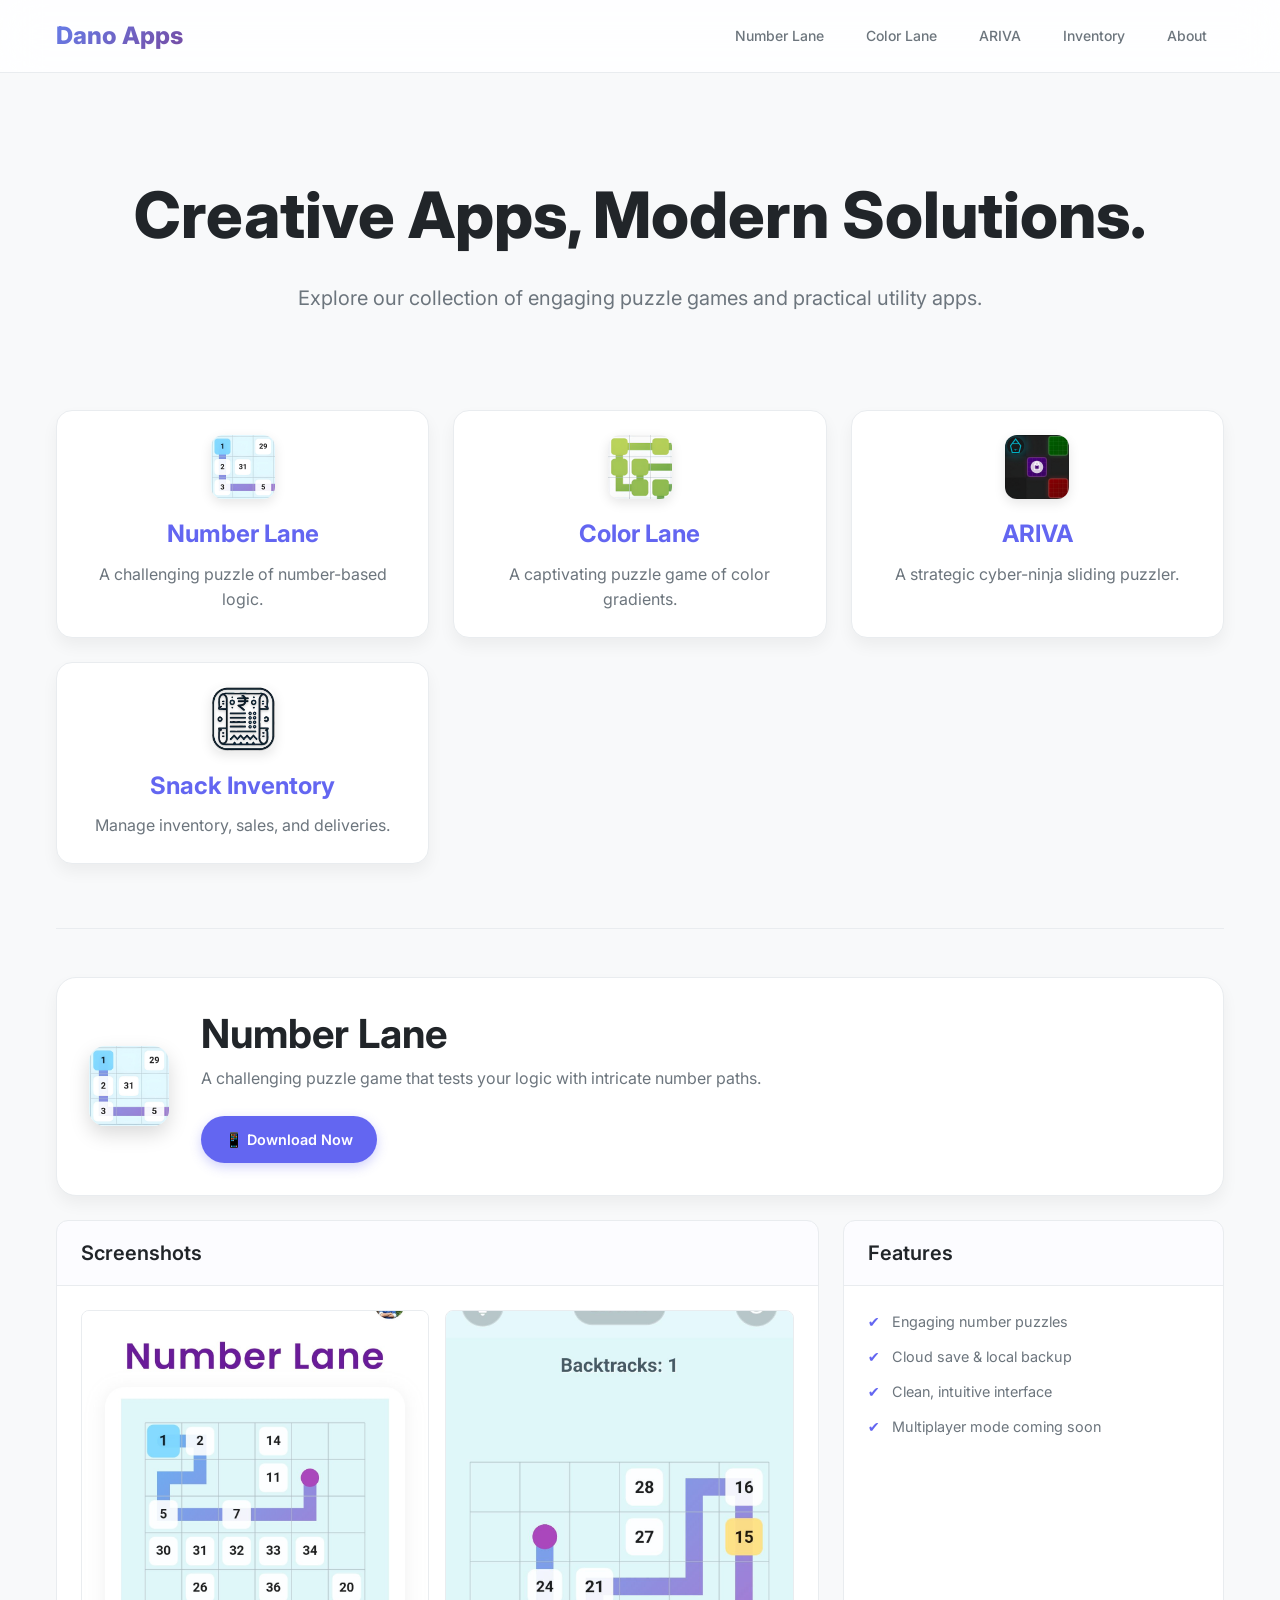
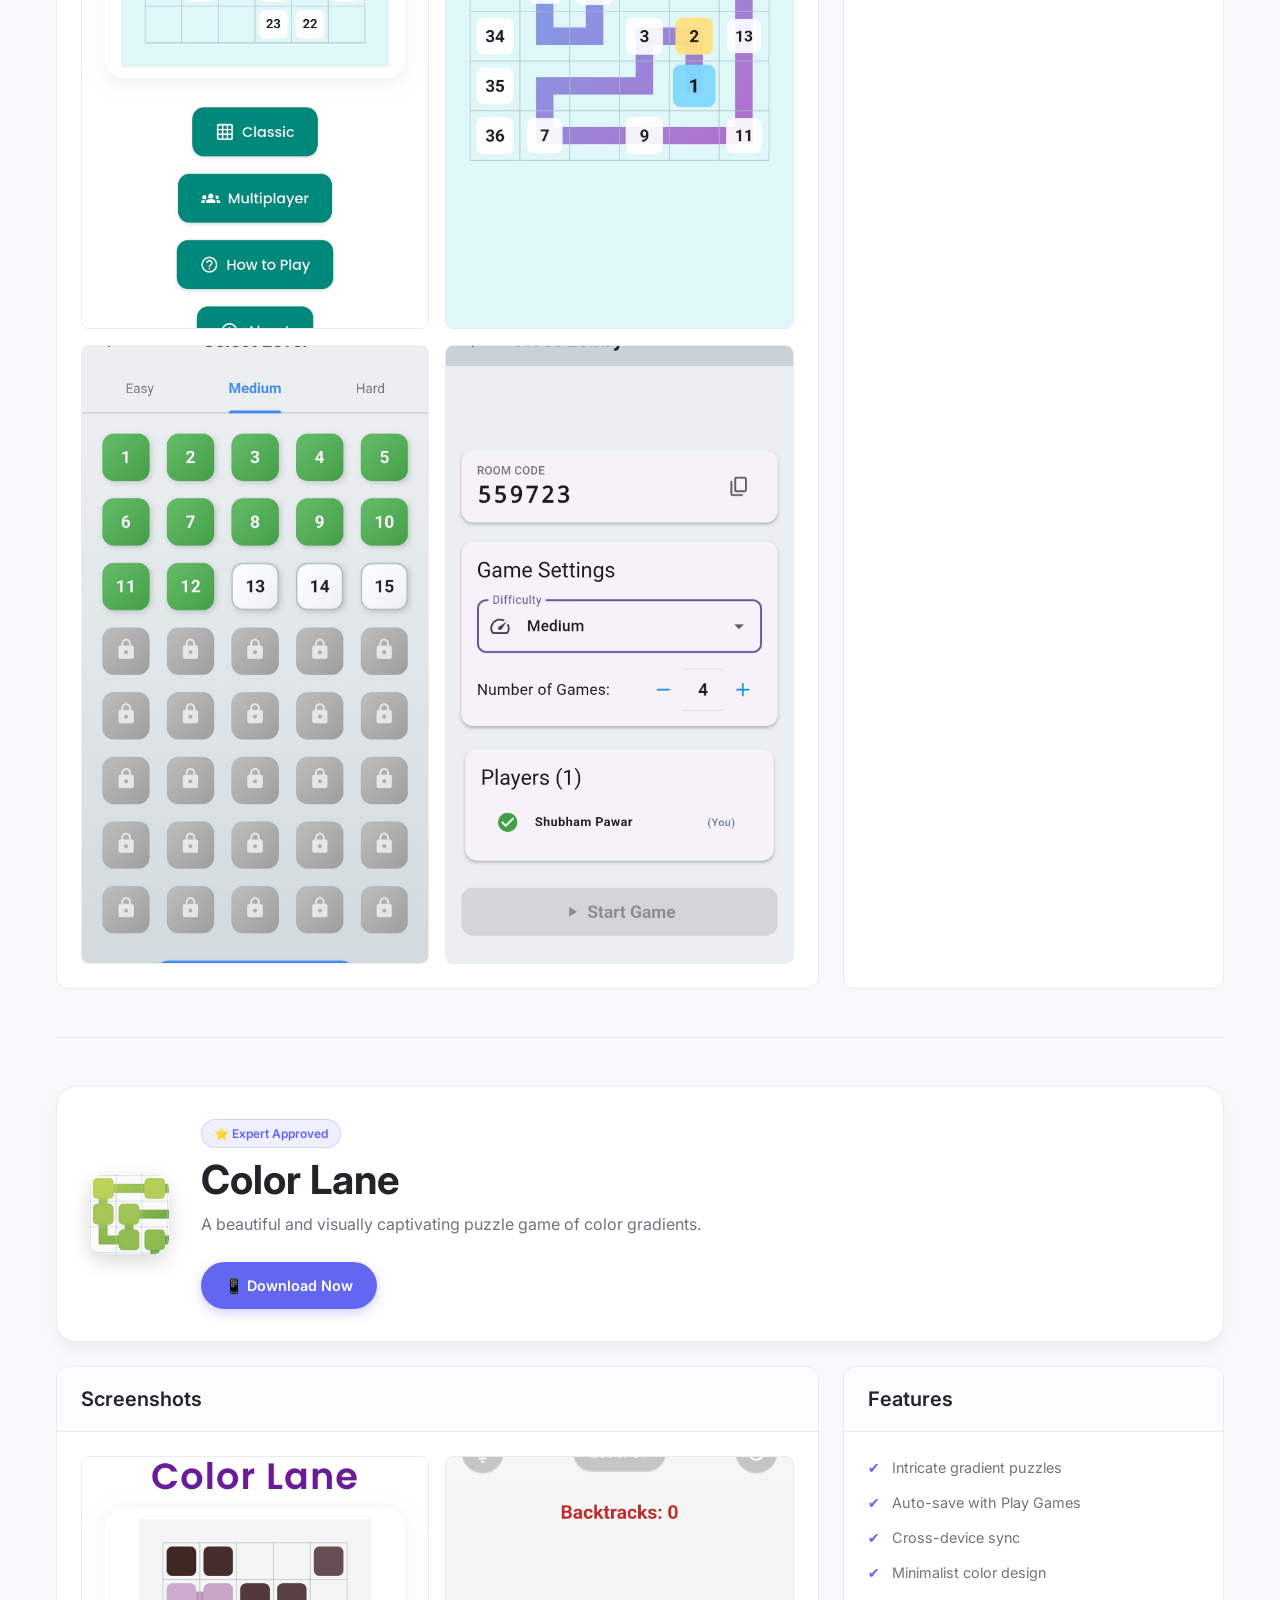
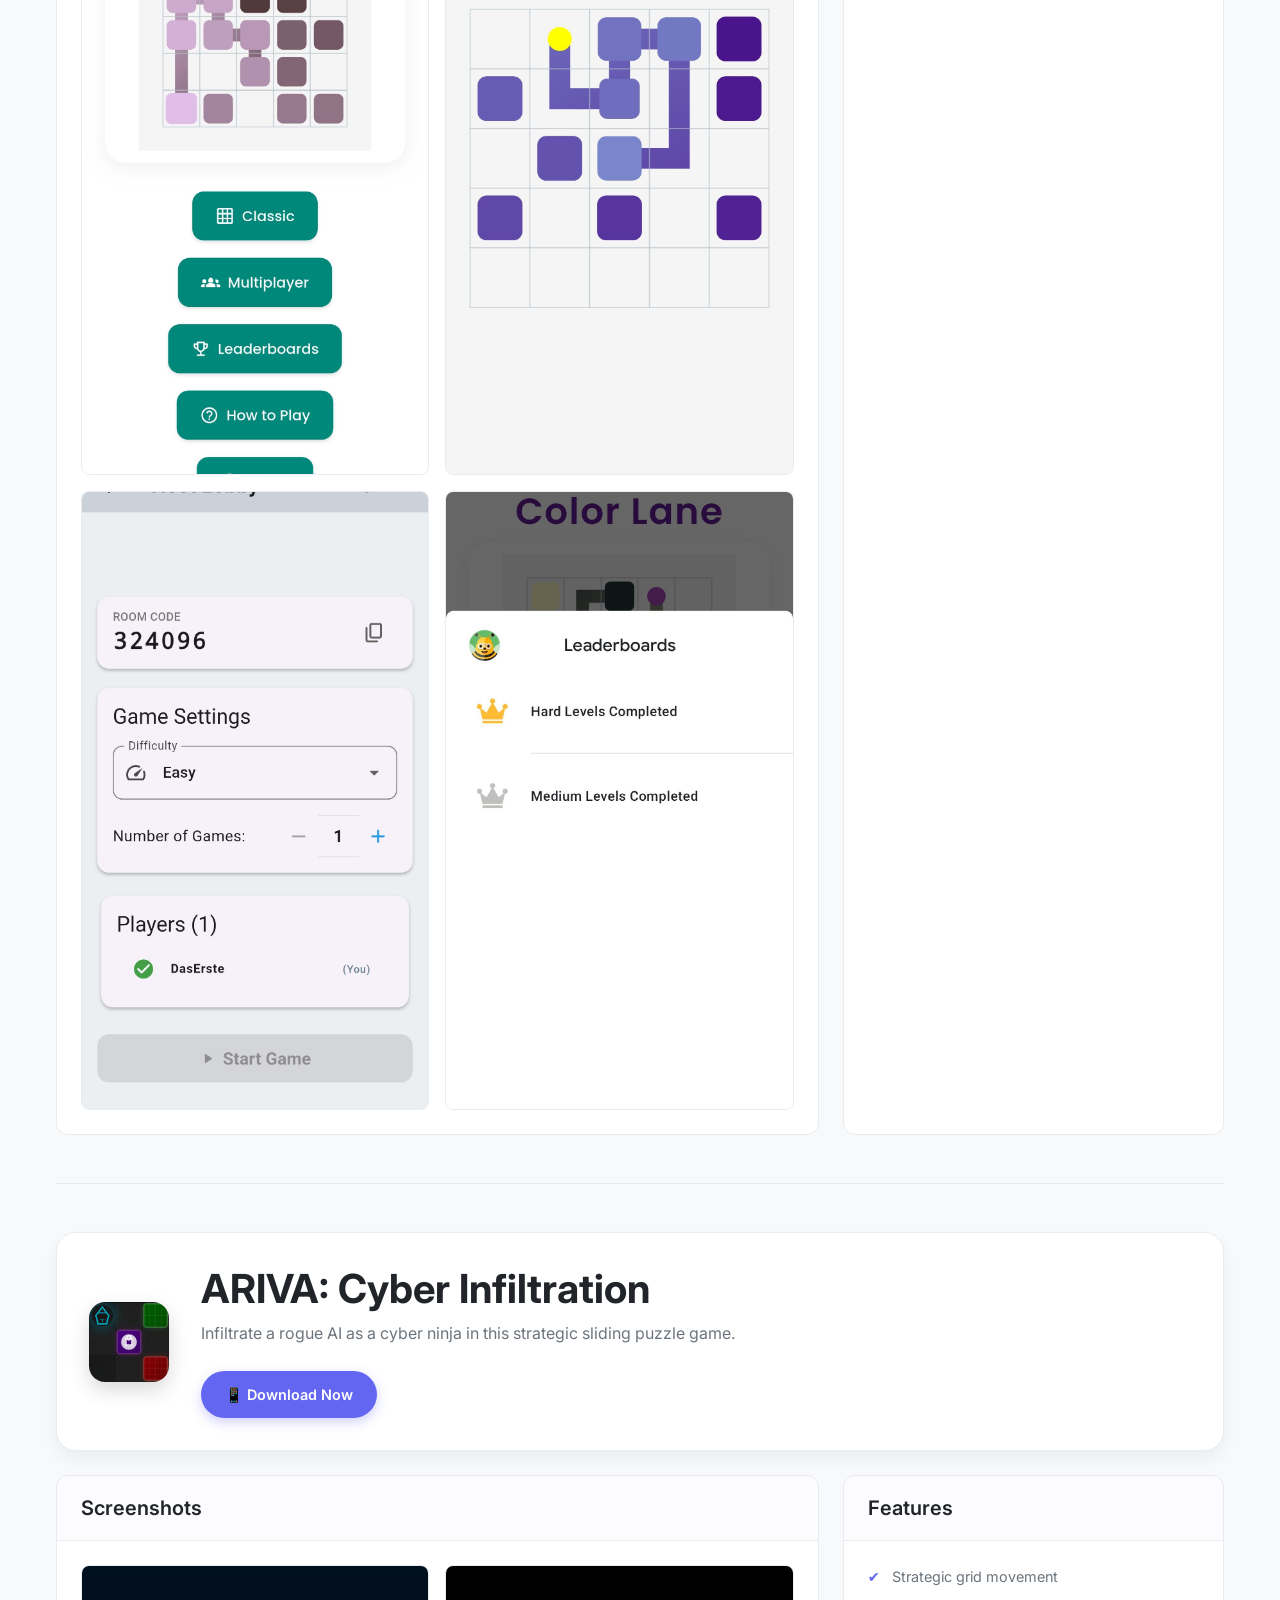
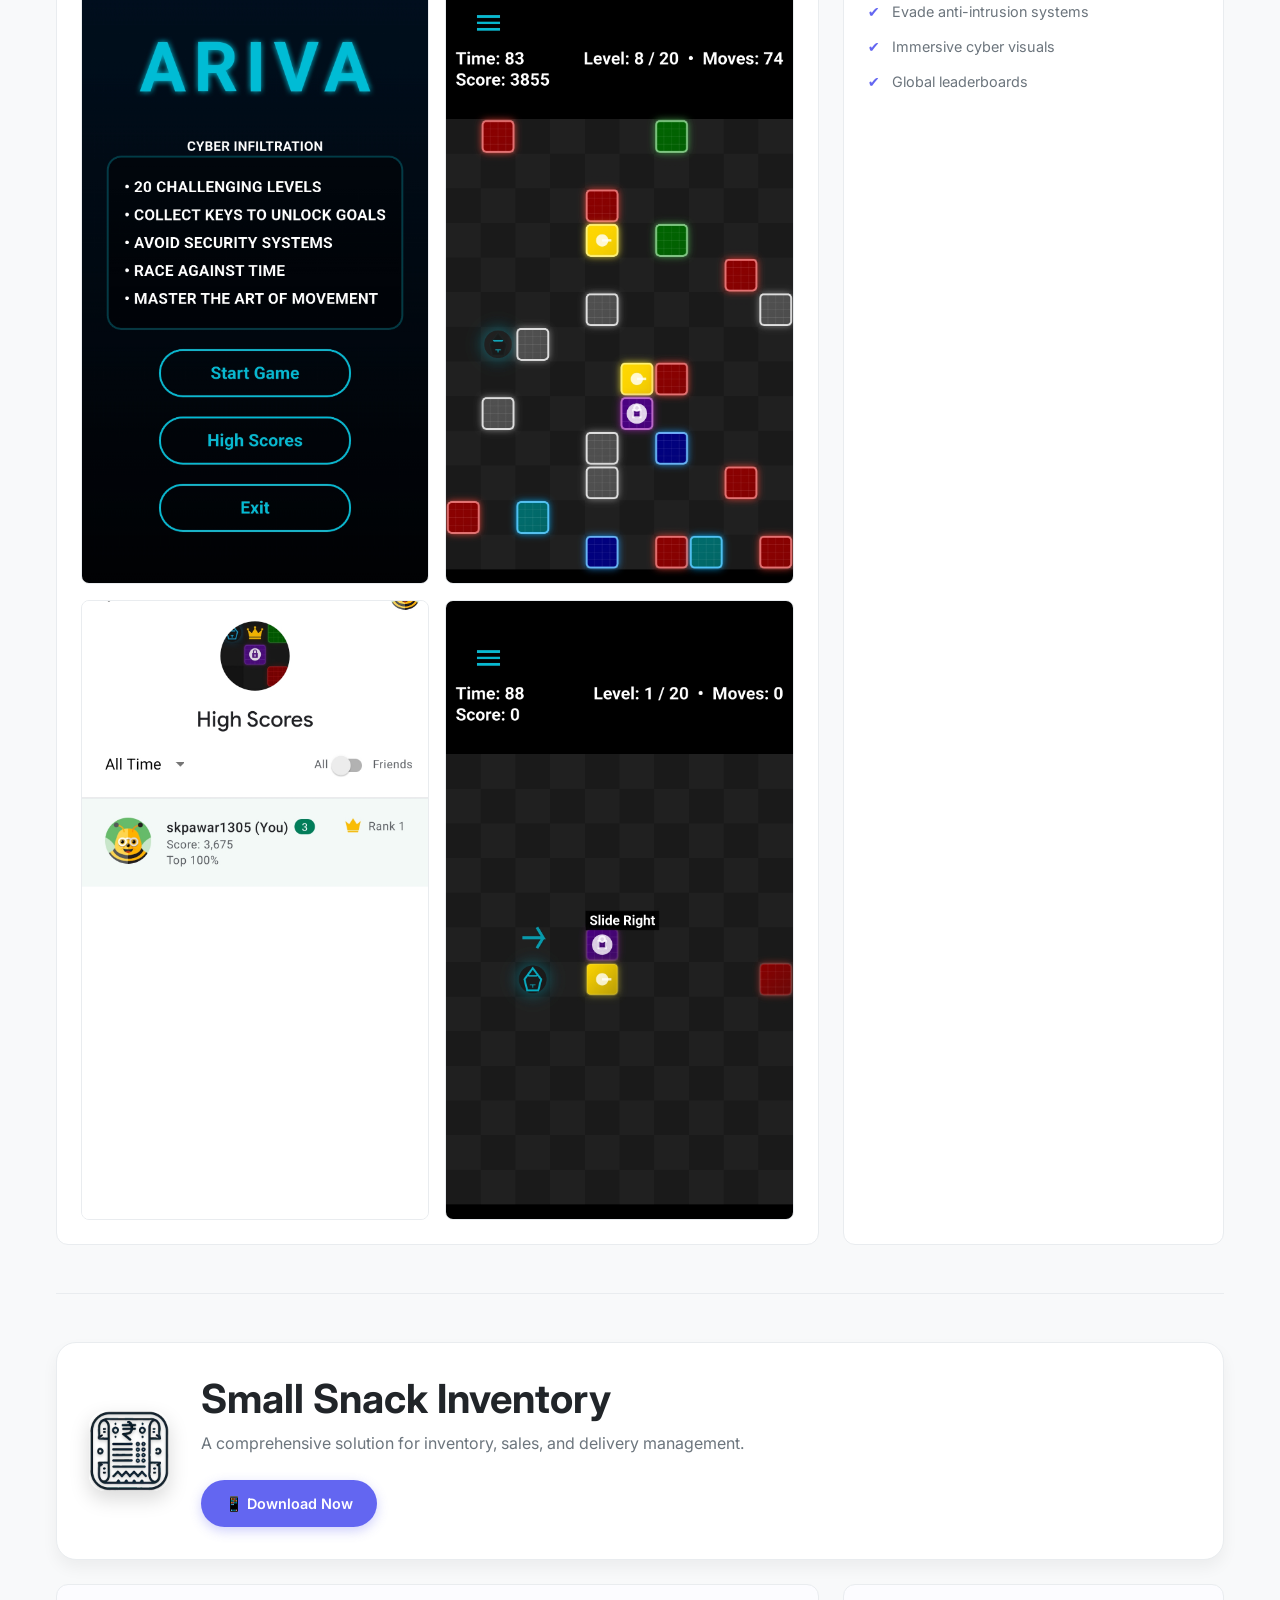
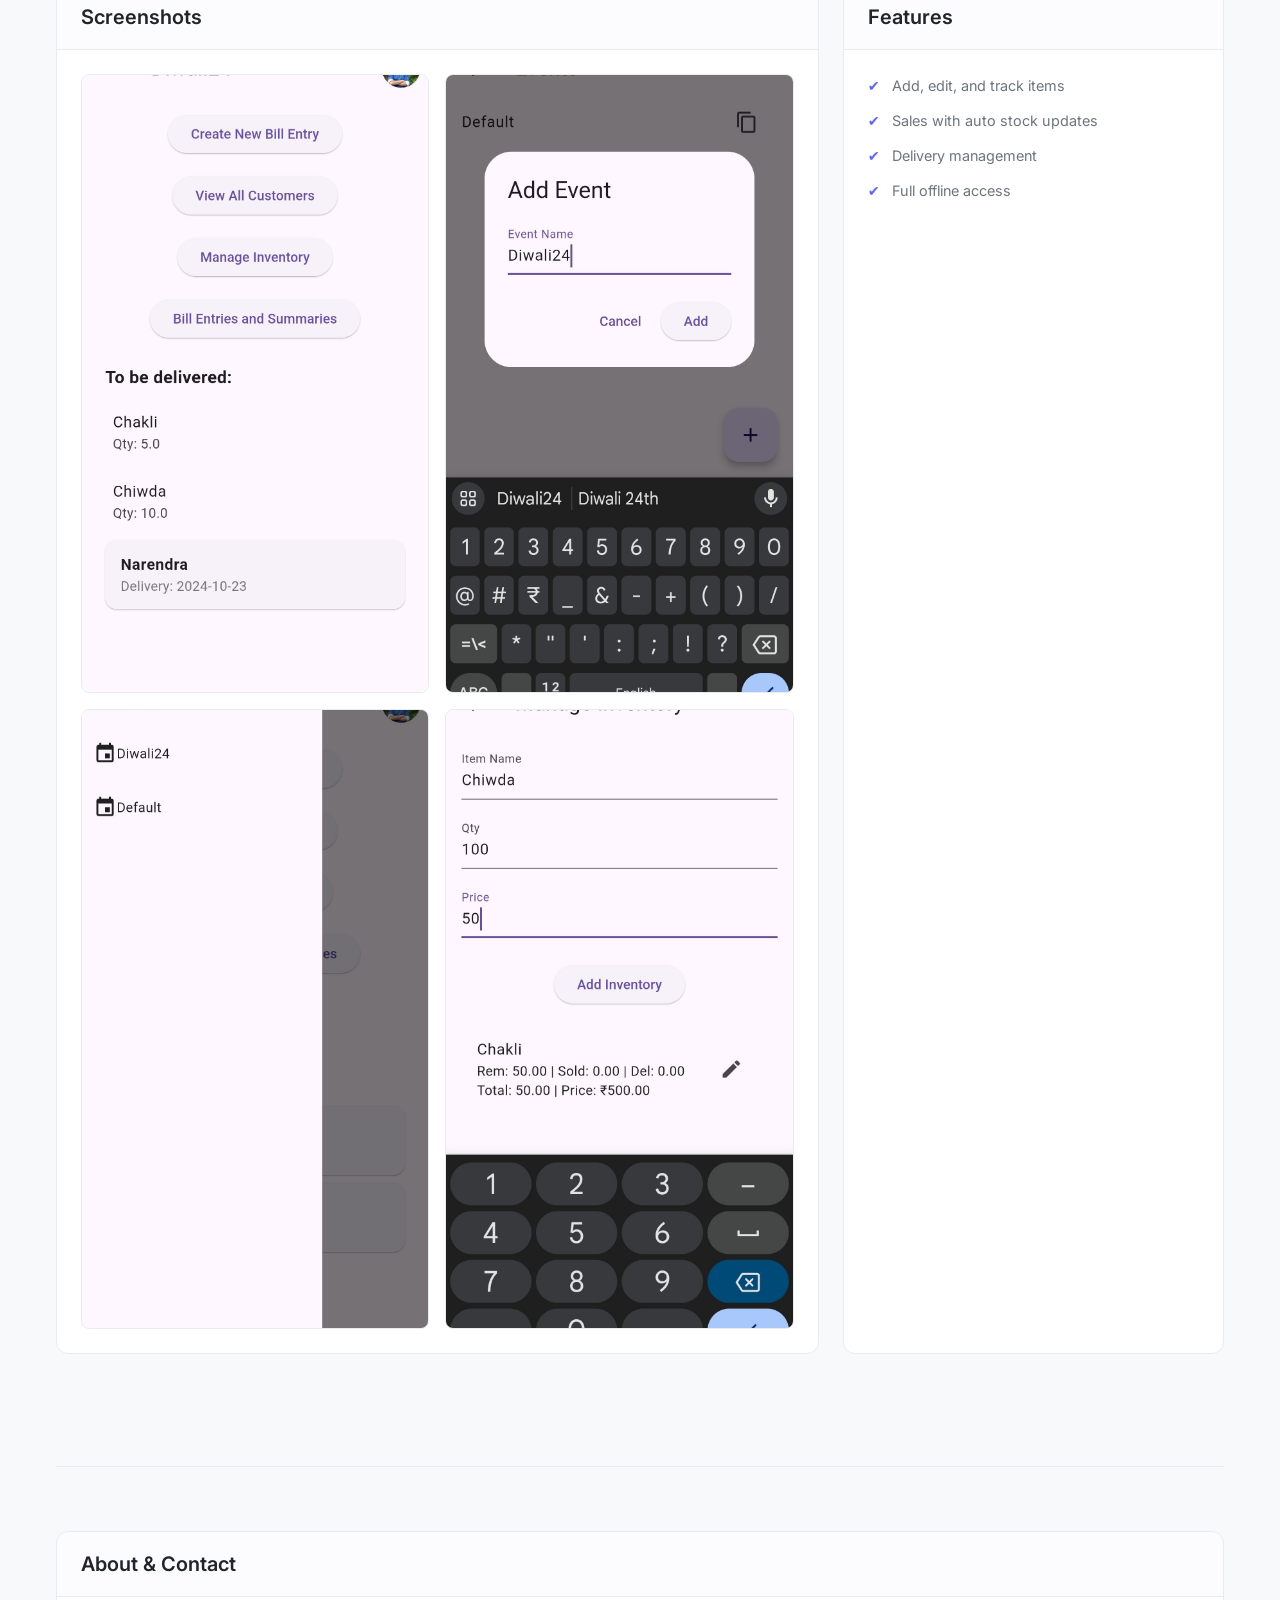
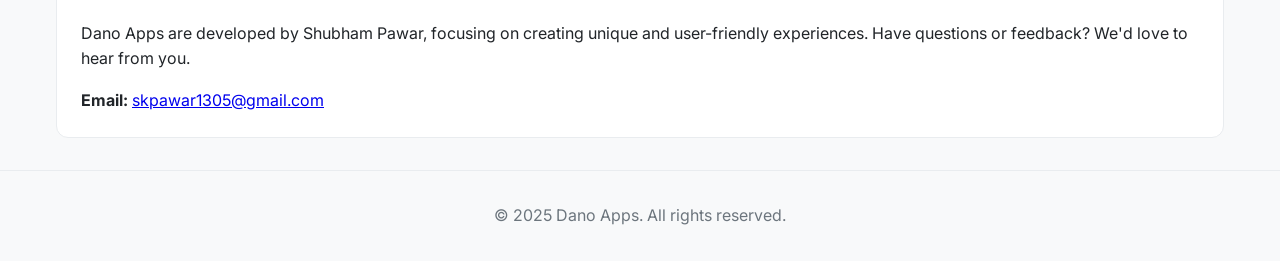
<file: index.html>
<!DOCTYPE html>
<html lang="en">
<head>
  <meta charset="UTF-8">
  <meta name="viewport" content="width=device-width, initial-scale=1.0">
  <title>Dano Apps - A Light & Modern Portfolio</title>
  <link href="https://fonts.googleapis.com/css2?family=Inter:wght@300;400;500;600;700;800&display=swap" rel="stylesheet">
  <style>
    /* --- Light Mode Color Palette --- */
    :root {
      --primary: #6366f1;
      --primary-dark: #4f46e5;
      --secondary: #f43f5e;
      --bg-light: #f8f9fa;
      --bg-card: #ffffff;
      --text-dark: #212529;
      --text-muted: #6c757d;
      --border: #e9ecef;
      --gradient-1: linear-gradient(135deg, #667eea 0%, #764ba2 100%);
      --shadow: 0 8px 16px rgba(0, 0, 0, 0.05);
      --shadow-lg: 0 15px 30px -5px rgba(0, 0, 0, 0.1);
    }

    * {
      margin: 0;
      padding: 0;
      box-sizing: border-box;
    }

    html {
      scroll-behavior: smooth;
    }

    body {
      font-family: 'Inter', system-ui, -apple-system, sans-serif;
      background: var(--bg-light);
      color: var(--text-dark);
      line-height: 1.6;
      overflow-x: hidden;
    }

    header {
      position: fixed;
      top: 0;
      width: 100%;
      backdrop-filter: blur(20px);
      background: rgba(255, 255, 255, 0.85);
      border-bottom: 1px solid var(--border);
      z-index: 1000;
      padding: 1rem 0;
    }

    .header-content {
      max-width: 1200px;
      margin: 0 auto;
      padding: 0 1rem;
      display: flex;
      justify-content: space-between;
      align-items: center;
    }

    .logo {
      font-size: 1.5rem;
      font-weight: 800;
      background: var(--gradient-1);
      -webkit-background-clip: text;
      background-clip: text;
      color: transparent;
      -webkit-text-fill-color: transparent;
    }

    .nav-toggle {
      display: none;
      flex-direction: column;
      cursor: pointer;
      gap: 4px;
      z-index: 1001;
    }

    .nav-toggle span {
      width: 25px;
      height: 3px;
      background: var(--text-dark);
      border-radius: 2px;
      transition: all 0.3s ease;
    }

    .nav-toggle.active span:nth-child(1) { transform: rotate(45deg) translate(5px, 5px); }
    .nav-toggle.active span:nth-child(2) { opacity: 0; }
    .nav-toggle.active span:nth-child(3) { transform: rotate(-45deg) translate(7px, -6px); }

    nav {
      display: flex;
      gap: 0.5rem;
    }
    
    .nav-link {
      padding: 0.5rem 1rem;
      background: transparent;
      border: 1px solid transparent;
      color: var(--text-muted);
      border-radius: 50px;
      cursor: pointer;
      transition: all 0.3s cubic-bezier(0.4, 0, 0.2, 1);
      font-size: 0.875rem;
      font-weight: 500;
      text-decoration: none;
    }

    .nav-link:hover {
      color: var(--primary);
      background-color: rgba(99, 102, 241, 0.1);
    }

    main {
      padding-top: 100px;
    }

    .container {
      max-width: 1200px;
      margin: 0 auto;
      padding: 0 1rem;
    }

    .intro-hero {
      text-align: center;
      padding: 4rem 1rem;
    }

    .intro-hero h1 {
      font-size: clamp(2.5rem, 6vw, 4rem);
      font-weight: 800;
      margin-bottom: 1rem;
      color: var(--text-dark);
    }

    .intro-hero p {
      font-size: 1.25rem;
      color: var(--text-muted);
      max-width: 700px;
      margin: 0 auto;
    }

    .portfolio-grid {
      display: grid;
      grid-template-columns: repeat(auto-fit, minmax(280px, 1fr));
      gap: 1.5rem;
      margin: 2rem 0 4rem;
    }

    .app-card {
      background: var(--bg-card);
      border-radius: 16px;
      border: 1px solid var(--border);
      padding: 1.5rem;
      text-decoration: none;
      color: var(--text-dark);
      transition: all 0.3s ease;
      box-shadow: var(--shadow);
      display: flex;
      flex-direction: column;
      align-items: center;
      text-align: center;
    }

    .app-card:hover {
      transform: translateY(-8px);
      box-shadow: var(--shadow-lg);
      border-color: var(--primary);
    }

    .app-icon {
      width: 64px;
      height: 64px;
      border-radius: 12px;
      margin-bottom: 1rem;
      box-shadow: 0 4px 12px rgba(0, 0, 0, 0.1);
      transition: transform 0.3s ease;
    }

    .app-card:hover .app-icon {
      transform: scale(1.05);
    }

    .app-card h3 {
      font-size: 1.5rem;
      margin-bottom: 0.5rem;
      color: var(--primary);
    }

    .app-card p {
      color: var(--text-muted);
      font-size: 1rem;
    }

    /* Compact App Sections */
    .app-section {
      padding: 3rem 0;
      border-top: 1px solid var(--border);
    }
    .app-section:first-of-type {
      border-top: none;
    }

    .app-hero {
      background: var(--bg-card);
      border-radius: 20px;
      margin-bottom: 1.5rem;
      overflow: hidden;
      position: relative;
      box-shadow: var(--shadow);
      border: 1px solid var(--border);
    }

    .app-hero-content {
      padding: 2rem;
      display: flex;
      align-items: center;
      gap: 2rem;
    }

    .app-hero-icon {
      width: 80px;
      height: 80px;
      border-radius: 16px;
      box-shadow: 0 8px 20px rgba(0, 0, 0, 0.15);
      flex-shrink: 0;
    }

    .app-hero-text {
      flex: 1;
    }

    .app-hero-badge {
      display: inline-block;
      background: rgba(99, 102, 241, 0.1);
      border: 1px solid rgba(99, 102, 241, 0.2);
      color: var(--primary);
      padding: 0.25rem 0.75rem;
      border-radius: 50px;
      font-size: 0.75rem;
      font-weight: 600;
      margin-bottom: 0.5rem;
    }

    .app-hero h1 {
      font-size: clamp(1.5rem, 4vw, 2.5rem);
      font-weight: 700;
      margin-bottom: 0.5rem;
      line-height: 1.2;
    }
    
    .app-hero p {
      font-size: 1rem;
      color: var(--text-muted);
      margin-bottom: 1.5rem;
    }

    .download-btn {
      display: inline-flex;
      align-items: center;
      gap: 0.5rem;
      background: var(--primary);
      color: white;
      padding: 0.75rem 1.5rem;
      border-radius: 50px;
      text-decoration: none;
      font-weight: 600;
      font-size: 0.9rem;
      transition: all 0.3s ease;
      box-shadow: 0 4px 12px rgba(99, 102, 241, 0.3);
    }

    .download-btn:hover {
      transform: translateY(-2px);
      box-shadow: 0 6px 16px rgba(99, 102, 241, 0.3);
      background: var(--primary-dark);
    }

    .app-content {
      display: grid;
      grid-template-columns: 2fr 1fr;
      gap: 1.5rem;
    }

    .card {
      background: var(--bg-card);
      border-radius: 12px;
      border: 1px solid var(--border);
      overflow: hidden;
    }

    .card-header {
      padding: 1rem 1.5rem;
      border-bottom: 1px solid var(--border);
      background: rgba(99, 102, 241, 0.02);
    }

    .card-header h2 {
      font-size: 1.25rem;
      font-weight: 600;
      margin: 0;
    }

    .card-content {
      padding: 1.5rem;
    }

    .screenshots {
      display: grid;
      grid-template-columns: repeat(2, 1fr);
      gap: 1rem;
    }

    .screenshot {
      aspect-ratio: 9/16;
      border-radius: 8px;
      overflow: hidden;
      border: 1px solid var(--border);
      background: var(--bg-light);
    }
    
    .screenshot img {
      width: 100%;
      height: 100%;
      object-fit: cover;
      transition: transform 0.3s ease;
    }

    .screenshot:hover img {
      transform: scale(1.05);
    }
    
    .features-list {
      list-style-type: none;
      padding-left: 0;
      display: flex;
      flex-direction: column;
      gap: 0.75rem;
    }
    
    .features-list li {
      color: var(--text-muted);
      padding-left: 1.5rem;
      position: relative;
      font-size: 0.9rem;
    }
    
    .features-list li::before {
      content: '✔';
      position: absolute;
      left: 0;
      color: var(--primary);
      font-weight: 600;
    }
    
    .about-contact {
        display: grid;
        grid-template-columns: 1fr;
        gap: 2rem;
        margin: 4rem 0 2rem;
        padding-top: 4rem;
        border-top: 1px solid var(--border);
    }

    .contact a {
      color: var(--primary);
      text-decoration: none;
      font-weight: 500;
    }

    .contact a:hover {
      text-decoration: underline;
    }
    
    footer {
      text-align: center;
      padding: 2rem;
      color: var(--text-muted);
      border-top: 1px solid var(--border);
      margin-top: 2rem;
    }

    @media (max-width: 768px) {
      .nav-toggle { display: flex; }
      nav {
        position: fixed;
        top: 0;
        left: 0;
        right: 0;
        background: rgba(255, 255, 255, 0.98);
        backdrop-filter: blur(20px);
        height: 100vh;
        flex-direction: column;
        padding: 6rem 2rem 2rem;
        align-items: center;
        justify-content: center;
        transform: translateY(-100%);
        visibility: hidden;
        transition: transform 0.4s cubic-bezier(0.86, 0, 0.07, 1);
      }
      nav.active { transform: translateY(0); visibility: visible; }
      .nav-link { width: 100%; text-align: center; padding: 1rem; font-size: 1.25rem; }
      
      .app-hero-content {
        flex-direction: column;
        text-align: center;
        padding: 1.5rem;
        gap: 1rem;
      }
      
      .app-hero-icon { 
        width: 64px; 
        height: 64px; 
      }
      
      .app-content { 
        grid-template-columns: 1fr; 
      }
      
      .screenshots { 
        grid-template-columns: repeat(2, 1fr); 
      }
    }

    @media (max-width: 480px) {
      .screenshots {
        grid-template-columns: 1fr;
      }
      
      .app-hero-content {
        padding: 1rem;
      }
    }
  </style>
</head>
<body>

  <header>
    <div class="header-content">
      <div class="logo">Dano Apps</div>
      <div class="nav-toggle" onclick="toggleNav()"><span></span><span></span><span></span></div>
      <nav id="nav">
        <a href="#numberlane" class="nav-link" onclick="closeNav()">Number Lane</a>
        <a href="#colorlane" class="nav-link" onclick="closeNav()">Color Lane</a>
        <a href="#ariva" class="nav-link" onclick="closeNav()">ARIVA</a>
        <a href="#inventory" class="nav-link" onclick="closeNav()">Inventory</a>
        <a href="#about" class="nav-link" onclick="closeNav()">About</a>
      </nav>
    </div>
  </header>

  <main>
    <div class="container">
    
      <section class="intro-hero">
        <h1>Creative Apps, Modern Solutions.</h1>
        <p>Explore our collection of engaging puzzle games and practical utility apps.</p>
      </section>

      <section class="portfolio-grid">
        <a href="#numberlane" class="app-card">
          <img src="images/number_lane/icon.jpg" alt="Number Lane Icon" class="app-icon">
          <h3>Number Lane</h3>
          <p>A challenging puzzle of number-based logic.</p>
        </a>
        <a href="#colorlane" class="app-card">
          <img src="images/color_lane/icon.jpg" alt="Color Lane Icon" class="app-icon">
          <h3>Color Lane</h3>
          <p>A captivating puzzle game of color gradients.</p>
        </a>
        <a href="#ariva" class="app-card">
          <img src="images/ariva/icon.jpg" alt="ARIVA Icon" class="app-icon">
          <h3>ARIVA</h3>
          <p>A strategic cyber-ninja sliding puzzler.</p>
        </a>
        <a href="#inventory" class="app-card">
          <img src="images/ssi/icon.jpg" alt="Snack Inventory Icon" class="app-icon">
          <h3>Snack Inventory</h3>
          <p>Manage inventory, sales, and deliveries.</p>
        </a>
      </section>

      <section id="numberlane" class="app-section">
        <div class="app-hero">
          <div class="app-hero-content">
            <img src="images/number_lane/icon.jpg" alt="Number Lane Icon" class="app-hero-icon">
            <div class="app-hero-text">
              <h1>Number Lane</h1>
              <p>A challenging puzzle game that tests your logic with intricate number paths.</p>
              <a href="https://play.google.com/store/apps/details?id=com.dano.number_lane" class="download-btn">📱 Download Now</a>
            </div>
          </div>
        </div>
        <div class="app-content">
          <div class="card">
             <div class="card-header"><h2>Screenshots</h2></div>
             <div class="card-content"><div class="screenshots">
                <div class="screenshot"><img src="images/number_lane/1.png" alt="Number Lane Screenshot 1" loading="lazy" /></div>
                <div class="screenshot"><img src="images/number_lane/2.png" alt="Number Lane Screenshot 2" loading="lazy" /></div>
                <div class="screenshot"><img src="images/number_lane/3.png" alt="Number Lane Screenshot 3" loading="lazy" /></div>
                <div class="screenshot"><img src="images/number_lane/4.png" alt="Number Lane Screenshot 4" loading="lazy" /></div>
             </div></div>
          </div>
          <div class="card">
             <div class="card-header"><h2>Features</h2></div>
             <div class="card-content">
               <ul class="features-list">
                 <li>Engaging number puzzles</li>
                 <li>Cloud save & local backup</li>
                 <li>Clean, intuitive interface</li>
                 <li>Multiplayer mode coming soon</li>
               </ul>
             </div>
          </div>
        </div>
      </section>

      <section id="colorlane" class="app-section">
        <div class="app-hero">
          <div class="app-hero-content">
            <img src="images/color_lane/icon.jpg" alt="Color Lane Icon" class="app-hero-icon">
            <div class="app-hero-text">
              <div class="app-hero-badge">⭐ Expert Approved</div>
              <h1>Color Lane</h1>
              <p>A beautiful and visually captivating puzzle game of color gradients.</p>
              <a href="https://play.google.com/store/apps/details?id=com.dano.color_lane" class="download-btn">📱 Download Now</a>
            </div>
          </div>
        </div>
        <div class="app-content">
           <div class="card">
             <div class="card-header"><h2>Screenshots</h2></div>
             <div class="card-content"><div class="screenshots">
                <div class="screenshot"><img src="images/color_lane/1.jpg" alt="Color Lane Screenshot 1" loading="lazy" /></div>
                <div class="screenshot"><img src="images/color_lane/2.jpg" alt="Color Lane Screenshot 2" loading="lazy" /></div>
                <div class="screenshot"><img src="images/color_lane/3.jpg" alt="Color Lane Screenshot 3" loading="lazy" /></div>
                <div class="screenshot"><img src="images/color_lane/4.jpg" alt="Color Lane Screenshot 4" loading="lazy" /></div>
             </div></div>
           </div>
           <div class="card">
             <div class="card-header"><h2>Features</h2></div>
             <div class="card-content">
               <ul class="features-list">
                 <li>Intricate gradient puzzles</li>
                 <li>Auto-save with Play Games</li>
                 <li>Cross-device sync</li>
                 <li>Minimalist color design</li>
               </ul>
             </div>
           </div>
        </div>
      </section>

      <section id="ariva" class="app-section">
        <div class="app-hero">
          <div class="app-hero-content">
            <img src="images/ariva/icon.jpg" alt="ARIVA Icon" class="app-hero-icon">
            <div class="app-hero-text">
              <h1>ARIVA: Cyber Infiltration</h1>
              <p>Infiltrate a rogue AI as a cyber ninja in this strategic sliding puzzle game.</p>
              <a href="https://play.google.com/store/apps/details?id=com.dano.ariva" class="download-btn">📱 Download Now</a>
            </div>
          </div>
        </div>
        <div class="app-content">
            <div class="card">
              <div class="card-header"><h2>Screenshots</h2></div>
              <div class="card-content"><div class="screenshots">
                <div class="screenshot"><img src="images/ariva/1.jpg" alt="ARIVA Screenshot 1" loading="lazy" /></div>
                <div class="screenshot"><img src="images/ariva/2.jpg" alt="ARIVA Screenshot 2" loading="lazy" /></div>
                <div class="screenshot"><img src="images/ariva/3.jpg" alt="ARIVA Screenshot 3" loading="lazy" /></div>
                <div class="screenshot"><img src="images/ariva/4.jpg" alt="ARIVA Screenshot 4" loading="lazy" /></div>
              </div></div>
            </div>
            <div class="card">
              <div class="card-header"><h2>Features</h2></div>
              <div class="card-content">
                <ul class="features-list">
                    <li>Strategic grid movement</li>
                    <li>Evade anti-intrusion systems</li>
                    <li>Immersive cyber visuals</li>
                    <li>Global leaderboards</li>
                </ul>
              </div>
            </div>
        </div>
      </section>

      <section id="inventory" class="app-section">
        <div class="app-hero">
          <div class="app-hero-content">
            <img src="images/ssi/icon.jpg" alt="Small Snack Inventory Icon" class="app-hero-icon">
            <div class="app-hero-text">
              <h1>Small Snack Inventory</h1>
              <p>A comprehensive solution for inventory, sales, and delivery management.</p>
              <a href="https://play.google.com/store/apps/details?id=com.dano.small_snack_inventory" class="download-btn">📱 Download Now</a>
            </div>
          </div>
        </div>
        <div class="app-content">
            <div class="card">
              <div class="card-header"><h2>Screenshots</h2></div>
              <div class="card-content"><div class="screenshots">
                <div class="screenshot"><img src="images/ssi/1.jpg" alt="Inventory Screenshot 1" loading="lazy" /></div>
                <div class="screenshot"><img src="images/ssi/2.jpg" alt="Inventory Screenshot 2" loading="lazy" /></div>
                <div class="screenshot"><img src="images/ssi/3.jpg" alt="Inventory Screenshot 3" loading="lazy" /></div>
                <div class="screenshot"><img src="images/ssi/4.jpg" alt="Inventory Screenshot 4" loading="lazy" /></div>
              </div></div>
            </div>
            <div class="card">
              <div class="card-header"><h2>Features</h2></div>
              <div class="card-content">
                <ul class="features-list">
                    <li>Add, edit, and track items</li>
                    <li>Sales with auto stock updates</li>
                    <li>Delivery management</li>
                    <li>Full offline access</li>
                </ul>
              </div>
            </div>
        </div>
      </section>

      <section id="about" class="about-contact">
        <div class="card">
          <div class="card-header"><h2>About & Contact</h2></div>
          <div class="card-content">
            <p>Dano Apps are developed by Shubham Pawar, focusing on creating unique and user-friendly experiences. Have questions or feedback? We'd love to hear from you.</p>
            <p style="margin-top: 1rem;"><strong>Email:</strong> <a href="mailto:skpawar1305@gmail.com">skpawar1305@gmail.com</a></p>
          </div>
        </div>
      </section>
    </div>
  </main>

  <footer>
    <p>&copy; 2025 Dano Apps. All rights reserved.</p>
  </footer>

  <script>
    function toggleNav() {
      document.getElementById('nav').classList.toggle('active');
      document.querySelector('.nav-toggle').classList.toggle('active');
    }
    function closeNav() {
      document.getElementById('nav').classList.remove('active');
      document.querySelector('.nav-toggle').classList.remove('active');
    }
  </script>
</body>
</html>
</file>
